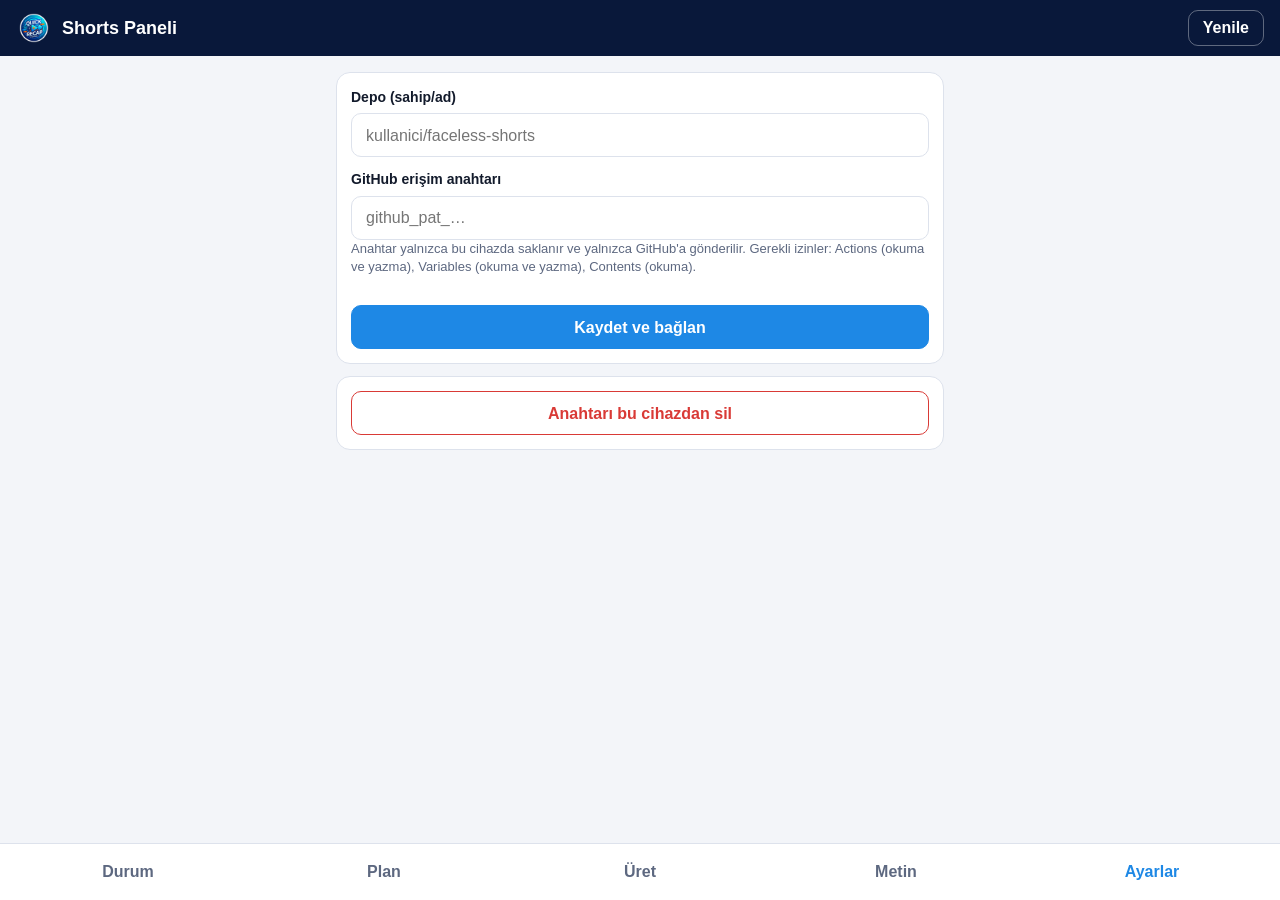
<file: index.html>
<!doctype html>
<html lang="tr">
<head>
  <meta charset="utf-8">
  <meta name="viewport" content="width=device-width, initial-scale=1, viewport-fit=cover">
  <meta name="theme-color" content="#09183a">
  <meta name="robots" content="noindex">
  <title>Shorts Paneli</title>
  <link rel="manifest" href="manifest.webmanifest">
  <link rel="icon" href="icons/icon-192.png">
  <link rel="apple-touch-icon" href="icons/icon-192.png">
  <link rel="stylesheet" href="styles.css">
</head>
<body>
  <header>
    <img src="icons/icon-192.png" alt="" width="36" height="36">
    <h1>Shorts Paneli</h1>
    <button id="refresh" class="ghost" type="button">Yenile</button>
  </header>

  <main>
    <section id="view-status" hidden>
      <div class="card row">
        <div>
          <div class="label">Otomatik yayın</div>
          <div class="value" id="auto-state">…</div>
        </div>
        <button id="auto-toggle" type="button">…</button>
      </div>
      <div class="card row">
        <div>
          <div class="label">Yeni videoların görünürlüğü</div>
          <div class="value" id="privacy-state">…</div>
        </div>
        <button id="privacy-toggle" type="button">…</button>
      </div>

      <h2>Son videolar</h2>
      <ul id="feed" class="list"></ul>

      <h2>Son çalışmalar</h2>
      <ul id="runs" class="list"></ul>
      <p class="hint" id="updated"></p>
    </section>

    <section id="view-plan" hidden>
      <h2 id="plan-day">Bugün</h2>
      <ul id="plan" class="list"></ul>
      <p class="hint">Saatler Türkiye saatiyle. "Şimdi üret" o saatin videosunu hemen üretip yükler; o saatin videosu bugün zaten çıktıysa hiçbir şey yapmaz.</p>
    </section>

    <section id="view-produce" hidden>
      <form id="produce-form" class="card">
        <label for="mode">Video türü</label>
        <select id="mode">
          <option value="story">Gündem haberi</option>
          <option value="world">Dünya haberi (İngilizce)</option>
          <option value="trend">Trend (bilim ve teknoloji)</option>
          <option value="digest">Günün özeti</option>
          <option value="morning">Sabah özeti</option>
          <option value="sports">Spor gündemi</option>
          <option value="debate">Sen ne dersin? (tartışma)</option>
          <option value="onthisday">On This Day (İngilizce tarihte bugün)</option>
          <option value="platform">Dijital platform (Netflix, dizi, film)</option>
          <option value="ucl">Şampiyonlar Ligi maç programı</option>
          <option value="horoscope1">Haftalık burç: Koç, Boğa, İkizler, Yengeç</option>
          <option value="horoscope2">Haftalık burç: Aslan, Başak, Terazi, Akrep</option>
          <option value="horoscope3">Haftalık burç: Yay, Oğlak, Kova, Balık</option>
        </select>

        <label for="count">Adet</label>
        <select id="count">
          <option>1</option>
          <option>2</option>
          <option>3</option>
        </select>

        <label class="check">
          <input id="upload" type="checkbox" checked>
          <span>Üretilince kanala yükle</span>
        </label>

        <button id="produce-button" class="primary" type="submit">Üret</button>
      </form>

      <div class="card">
        <p>Son 7 günün haberlerinden yatay, uzun bir derleme videosu.</p>
        <button id="weekly-button" type="button">Haftalık derlemeyi üret</button>
      </div>

      <div class="card">
        <p>Sıradaki tarih videosu (8-12 dakika). Her gün 21:00'de kendiliğinden de üretilir.</p>
        <button id="longform-button" type="button">Sıradaki tarih videosunu üret</button>
      </div>
    </section>

    <section id="view-script" hidden>
      <form id="script-form" class="card">
        <p class="hint">Metni sen yazarsın; görseller ülke ve şehre göre bulunur, seslendirme ve müzik eklenir. Her bilgi aşağıdaki kaynak başlıklarında geçmeli.</p>
        <button id="script-clear" class="small" type="button">Formu temizle</button>

        <label for="s-lang">Dil</label>
        <select id="s-lang">
          <option value="tr">Türkçe</option>
          <option value="en">İngilizce</option>
        </select>

        <label for="s-title">YouTube başlığı</label>
        <input id="s-title" type="text" maxlength="100" required>

        <label for="s-hook">Ekrandaki başlık (en fazla 5–6 kelime)</label>
        <input id="s-hook" type="text" maxlength="60">

        <label for="s-label">Ekran etiketi</label>
        <input id="s-label" type="text" maxlength="20" placeholder="GÜNDEM">

        <label for="s-text">Metin</label>
        <textarea id="s-text" rows="9" required placeholder="Her paragraf ayrı satıra. İlk satır kanca, son satır izleyiciye soru."></textarea>
        <p class="hint" id="s-count"></p>

        <label for="s-sources">Kaynak başlıklar</label>
        <textarea id="s-sources" rows="4" required placeholder="Haber başlığı | Yayın adı&#10;Başka bir başlık | Başka yayın"></textarea>

        <label for="s-country">Haberin geçtiği ülke (İngilizce)</label>
        <input id="s-country" type="text" placeholder="Turkey">

        <label for="s-city">Şehir (varsa)</label>
        <input id="s-city" type="text" placeholder="Istanbul">

        <label for="s-queries">Görsel aramaları (İngilizce, virgülle; yer adı yazma)</label>
        <input id="s-queries" type="text" placeholder="school building, classroom">

        <label for="s-object">Nesne görseli (isteğe bağlı)</label>
        <input id="s-object" type="text" placeholder="banknotes">

        <label for="s-mood">Müzik</label>
        <select id="s-mood">
          <option value="notr">Nötr</option>
          <option value="umutlu">Umutlu</option>
          <option value="gergin">Gergin</option>
          <option value="huzunlu">Hüzünlü</option>
        </select>

        <label for="s-tags">Etiketler (virgülle)</label>
        <input id="s-tags" type="text" placeholder="ekonomi, emekli">

        <label class="check">
          <input id="s-upload" type="checkbox" checked>
          <span>Üretilince kanala yükle</span>
        </label>

        <button id="script-button" class="primary" type="submit">Videoyu üret</button>
      </form>
    </section>

    <section id="view-settings" hidden>
      <form id="settings-form" class="card">
        <label for="repo">Depo (sahip/ad)</label>
        <input id="repo" type="text" placeholder="kullanici/faceless-shorts" autocapitalize="none" autocomplete="off" spellcheck="false">

        <label for="token">GitHub erişim anahtarı</label>
        <input id="token" type="password" placeholder="github_pat_…" autocomplete="off">
        <p class="hint">Anahtar yalnızca bu cihazda saklanır ve yalnızca GitHub'a gönderilir. Gerekli izinler: Actions (okuma ve yazma), Variables (okuma ve yazma), Contents (okuma).</p>

        <button id="settings-save" class="primary" type="submit">Kaydet ve bağlan</button>
      </form>
      <div class="card">
        <button id="sign-out" class="danger" type="button">Anahtarı bu cihazdan sil</button>
      </div>
    </section>
  </main>

  <nav>
    <button id="tab-status" type="button">Durum</button>
    <button id="tab-plan" type="button">Plan</button>
    <button id="tab-produce" type="button">Üret</button>
    <button id="tab-script" type="button">Metin</button>
    <button id="tab-settings" type="button">Ayarlar</button>
  </nav>

  <dialog id="preview">
    <form method="dialog" class="preview-head">
      <strong>Önizleme</strong>
      <button class="small" type="submit">Kapat</button>
    </form>
    <div id="preview-body"></div>
  </dialog>
  <div id="toast" role="status" hidden></div>
  <script type="module" src="app.js"></script>
</body>
</html>
</file>
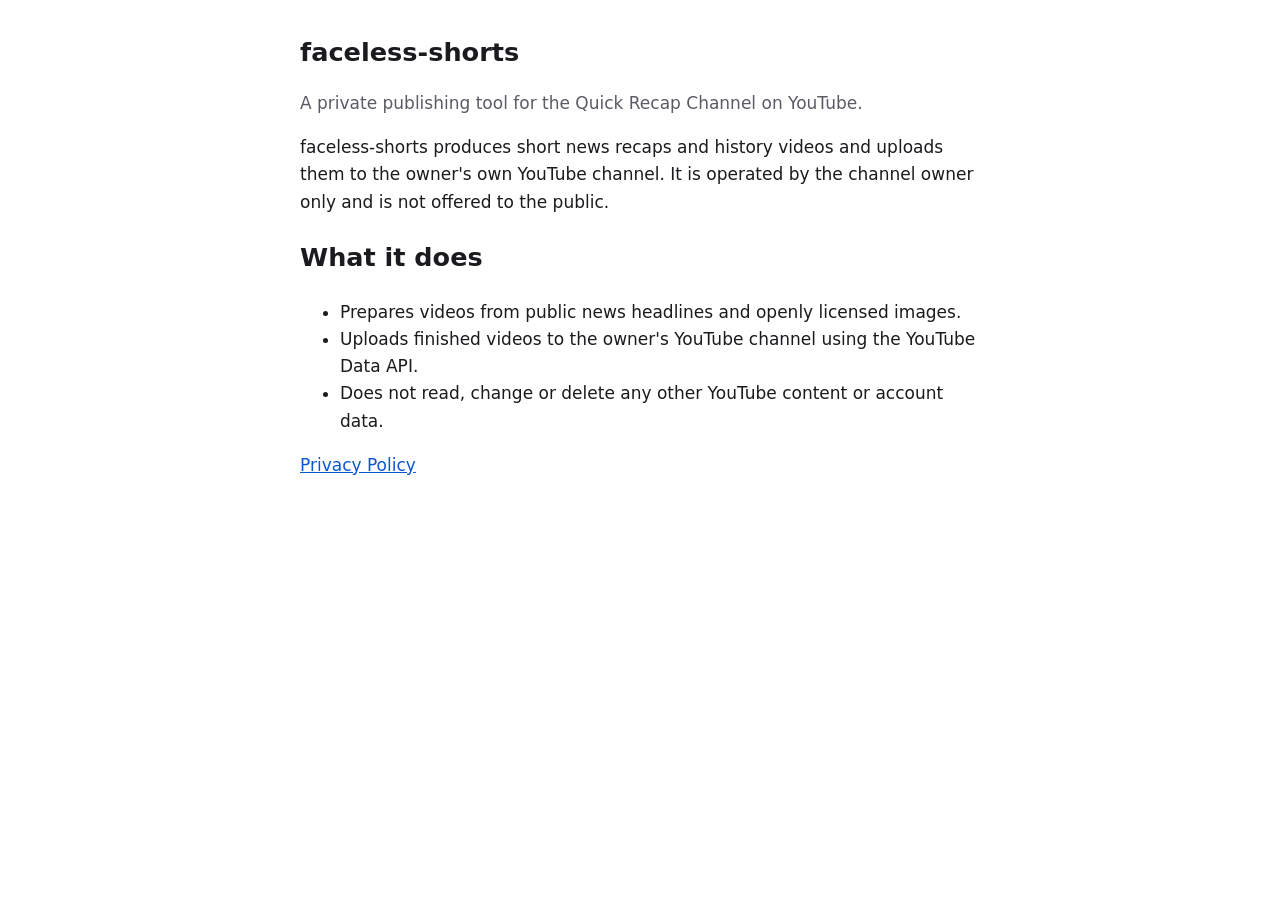
<file: about.html>
<!doctype html>
<html lang="en">
<head>
<meta charset="utf-8">
<meta name="viewport" content="width=device-width, initial-scale=1">
<title>faceless-shorts</title>
<style>
  :root { --bg: #ffffff; --fg: #1b1b1f; --muted: #5b5b66; --link: #0b57d0; }
  @media (prefers-color-scheme: dark) {
    :root { --bg: #121216; --fg: #ececf1; --muted: #a3a3ad; --link: #8ab4f8; }
  }
  body { margin: 0; background: var(--bg); color: var(--fg); font: 17px/1.6 system-ui, sans-serif; }
  main { max-width: 680px; margin: 0 auto; padding: 32px 16px 64px; }
  h1 { font-size: 1.6rem; margin: 0 0 8px; }
  p, li { color: var(--fg); }
  .muted { color: var(--muted); }
  a { color: var(--link); }
</style>
</head>
<body>
<main>
  <h1>faceless-shorts</h1>
  <p class="muted">A private publishing tool for the Quick Recap Channel on YouTube.</p>
  <p>faceless-shorts produces short news recaps and history videos and uploads them to the
  owner's own YouTube channel. It is operated by the channel owner only and is not offered to the public.</p>
  <h2>What it does</h2>
  <ul>
    <li>Prepares videos from public news headlines and openly licensed images.</li>
    <li>Uploads finished videos to the owner's YouTube channel using the YouTube Data API.</li>
    <li>Does not read, change or delete any other YouTube content or account data.</li>
  </ul>
  <p><a href="privacy.html">Privacy Policy</a></p>
</main>
</body>
</html>
</file>
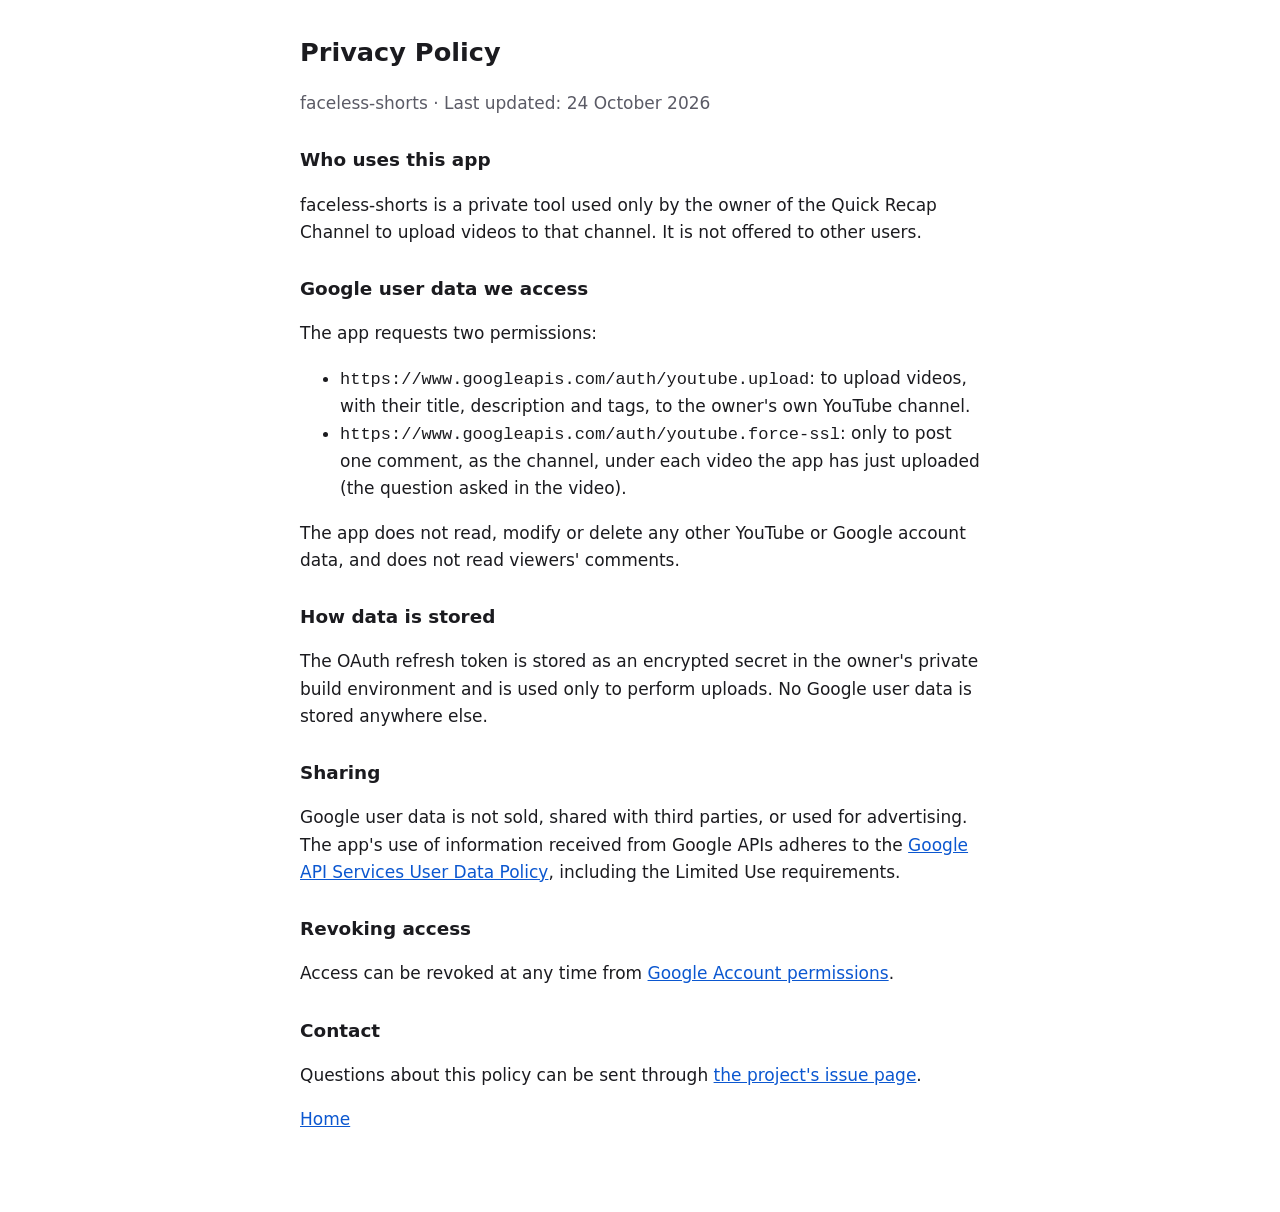
<file: privacy.html>
<!doctype html>
<html lang="en">
<head>
<meta charset="utf-8">
<meta name="viewport" content="width=device-width, initial-scale=1">
<title>Privacy Policy</title>
<style>
  :root { --bg: #ffffff; --fg: #1b1b1f; --muted: #5b5b66; --link: #0b57d0; }
  @media (prefers-color-scheme: dark) {
    :root { --bg: #121216; --fg: #ececf1; --muted: #a3a3ad; --link: #8ab4f8; }
  }
  body { margin: 0; background: var(--bg); color: var(--fg); font: 17px/1.6 system-ui, sans-serif; }
  main { max-width: 680px; margin: 0 auto; padding: 32px 16px 64px; }
  h1 { font-size: 1.6rem; margin: 0 0 8px; }
  h2 { font-size: 1.15rem; margin-top: 28px; }
  .muted { color: var(--muted); }
  a { color: var(--link); }
</style>
</head>
<body>
<main>
  <h1>Privacy Policy</h1>
  <p class="muted">faceless-shorts · Last updated: 24 October 2026</p>

  <h2>Who uses this app</h2>
  <p>faceless-shorts is a private tool used only by the owner of the Quick Recap Channel to upload
  videos to that channel. It is not offered to other users.</p>

  <h2>Google user data we access</h2>
  <p>The app requests two permissions:</p>
  <ul>
    <li><code>https://www.googleapis.com/auth/youtube.upload</code>: to upload videos, with their title,
    description and tags, to the owner's own YouTube channel.</li>
    <li><code>https://www.googleapis.com/auth/youtube.force-ssl</code>: only to post one comment, as the channel,
    under each video the app has just uploaded (the question asked in the video).</li>
  </ul>
  <p>The app does not read, modify or delete any other YouTube or Google account data, and does not read
  viewers' comments.</p>

  <h2>How data is stored</h2>
  <p>The OAuth refresh token is stored as an encrypted secret in the owner's private build environment
  and is used only to perform uploads. No Google user data is stored anywhere else.</p>

  <h2>Sharing</h2>
  <p>Google user data is not sold, shared with third parties, or used for advertising.
  The app's use of information received from Google APIs adheres to the
  <a href="https://developers.google.com/terms/api-services-user-data-policy">Google API Services User Data Policy</a>,
  including the Limited Use requirements.</p>

  <h2>Revoking access</h2>
  <p>Access can be revoked at any time from
  <a href="https://myaccount.google.com/permissions">Google Account permissions</a>.</p>

  <h2>Contact</h2>
  <p>Questions about this policy can be sent through
  <a href="https://github.com/Akyaz/faceless-shorts-panel/issues">the project's issue page</a>.</p>

  <p><a href="about.html">Home</a></p>
</main>
</body>
</html>
</file>
<file: styles.css>
:root {
  --bg: #f3f5f9;
  --card: #ffffff;
  --text: #121a2b;
  --muted: #5d6880;
  --line: #dde2ec;
  --accent: #1e88e5;
  --accent-text: #ffffff;
  --header: #09183a;
  --ok: #2e9e4f;
  --bad: #d93a36;
  --busy: #f0a020;
}

@media (prefers-color-scheme: dark) {
  :root {
    --bg: #0b1220;
    --card: #151f33;
    --text: #e8ecf5;
    --muted: #97a3bd;
    --line: #26324a;
    --header: #060d1e;
  }
}

* {
  box-sizing: border-box;
}

body {
  margin: 0;
  background: var(--bg);
  color: var(--text);
  font: 16px/1.45 -apple-system, BlinkMacSystemFont, "Segoe UI", Roboto, sans-serif;
  -webkit-text-size-adjust: 100%;
}

header {
  position: sticky;
  top: 0;
  z-index: 2;
  display: flex;
  align-items: center;
  gap: 10px;
  padding: calc(10px + env(safe-area-inset-top)) 16px 10px;
  background: var(--header);
  color: #fff;
}

header img {
  border-radius: 50%;
}

header h1 {
  flex: 1;
  margin: 0;
  font-size: 18px;
}

main {
  max-width: 640px;
  margin: 0 auto;
  padding: 16px 16px calc(84px + env(safe-area-inset-bottom));
}

h2 {
  margin: 22px 4px 8px;
  font-size: 13px;
  text-transform: uppercase;
  letter-spacing: 0.06em;
  color: var(--muted);
}

.card {
  margin-bottom: 12px;
  padding: 14px;
  background: var(--card);
  border: 1px solid var(--line);
  border-radius: 14px;
}

.card.row {
  display: flex;
  align-items: center;
  justify-content: space-between;
  gap: 12px;
}

.card p {
  margin: 0 0 12px;
}

.label,
.meta,
.hint {
  color: var(--muted);
  font-size: 13px;
}

.value {
  font-size: 18px;
  font-weight: 600;
}

.hint {
  margin: 8px 4px;
}

textarea {
  width: 100%;
  padding: 10px 14px;
  border: 1px solid var(--line);
  border-radius: 10px;
  background: var(--card);
  color: var(--text);
  font: inherit;
  resize: vertical;
}

button,
select,
input[type="text"],
input[type="password"] {
  min-height: 44px;
  padding: 0 14px;
  border: 1px solid var(--line);
  border-radius: 10px;
  background: var(--card);
  color: var(--text);
  font: inherit;
}

button {
  cursor: pointer;
  font-weight: 600;
}

button:disabled {
  opacity: 0.5;
}

button.primary {
  width: 100%;
  margin-top: 16px;
  border-color: var(--accent);
  background: var(--accent);
  color: var(--accent-text);
}

button.danger {
  width: 100%;
  border-color: var(--bad);
  color: var(--bad);
}

button.ghost {
  min-height: 36px;
  border-color: rgba(255, 255, 255, 0.35);
  background: transparent;
  color: #fff;
}

button.small {
  min-height: 36px;
  margin-top: 8px;
  font-size: 14px;
}

#weekly-button,
#longform-button {
  width: 100%;
}

form label {
  display: block;
  margin: 12px 0 6px;
  font-size: 14px;
  font-weight: 600;
}

form label:first-child {
  margin-top: 0;
}

select,
input[type="text"],
input[type="password"] {
  width: 100%;
}

label.check {
  display: flex;
  align-items: center;
  gap: 10px;
  margin-top: 16px;
  font-weight: 400;
}

label.check input {
  width: 22px;
  height: 22px;
}

.list {
  margin: 0;
  padding: 0;
  list-style: none;
  background: var(--card);
  border: 1px solid var(--line);
  border-radius: 14px;
  overflow: hidden;
}

.list li {
  padding: 12px 14px;
  border-top: 1px solid var(--line);
}

.list li:first-child {
  border-top: 0;
}

.list li.empty {
  color: var(--muted);
}

.list a {
  color: var(--accent);
  text-decoration: none;
  overflow-wrap: anywhere;
}

.video {
  display: flex;
  flex-wrap: wrap;
  align-items: baseline;
  gap: 8px;
  margin-top: 4px;
}

.run {
  display: flex;
  align-items: center;
  gap: 10px;
}

.dot {
  flex: none;
  width: 10px;
  height: 10px;
  border-radius: 50%;
}

.dot.ok {
  background: var(--ok);
}

.dot.bad {
  background: var(--bad);
}

.dot.busy,
.dot.late {
  background: var(--busy);
}

.dot.wait,
.dot.off {
  background: var(--line);
}

.slot .run strong {
  font-variant-numeric: tabular-nums;
}

.badge {
  padding: 1px 8px;
  border-radius: 999px;
  background: var(--line);
  color: var(--muted);
  font-size: 12px;
}

.badge.bad {
  background: var(--bad);
  color: #fff;
}

nav {
  position: fixed;
  left: 0;
  right: 0;
  bottom: 0;
  z-index: 2;
  display: flex;
  padding-bottom: env(safe-area-inset-bottom);
  background: var(--card);
  border-top: 1px solid var(--line);
}

nav button {
  flex: 1;
  min-height: 56px;
  border: 0;
  border-radius: 0;
  background: transparent;
  color: var(--muted);
}

nav button.active {
  color: var(--accent);
}

#toast {
  position: fixed;
  left: 16px;
  right: 16px;
  bottom: calc(76px + env(safe-area-inset-bottom));
  z-index: 3;
  max-width: 608px;
  margin: 0 auto;
  padding: 12px 14px;
  border-radius: 12px;
  background: #1b2437;
  color: #fff;
  box-shadow: 0 6px 24px rgba(0, 0, 0, 0.3);
}

/* Önizleme: yüklenmemiş deneme videosu panelde oynatılır */
.actions {
  display: flex;
  gap: 8px;
  flex-wrap: wrap;
  margin-top: 8px;
}

#preview {
  width: min(480px, calc(100vw - 32px));
  max-height: calc(100vh - 32px);
  padding: 0;
  border: 1px solid var(--line);
  border-radius: 14px;
  background: var(--card);
  color: var(--text);
}

#preview::backdrop {
  background: rgba(0, 0, 0, 0.6);
}

.preview-head {
  position: sticky;
  top: 0;
  display: flex;
  justify-content: space-between;
  align-items: center;
  padding: 10px 14px;
  background: var(--card);
  border-bottom: 1px solid var(--line);
}

#preview-body {
  padding: 12px 14px 16px;
}

#preview-body h3 {
  margin: 4px 0 10px;
  font-size: 16px;
}

#preview-body video {
  display: block;
  width: 100%;
  max-height: 70vh;
  aspect-ratio: 9 / 16;
  background: #000;
  border-radius: 10px;
}

#preview-body .description {
  margin: 12px 0 0;
  white-space: pre-wrap;
  word-break: break-word;
  font: 13px/1.45 inherit;
  font-family: inherit;
  color: var(--muted);
}
</file>
